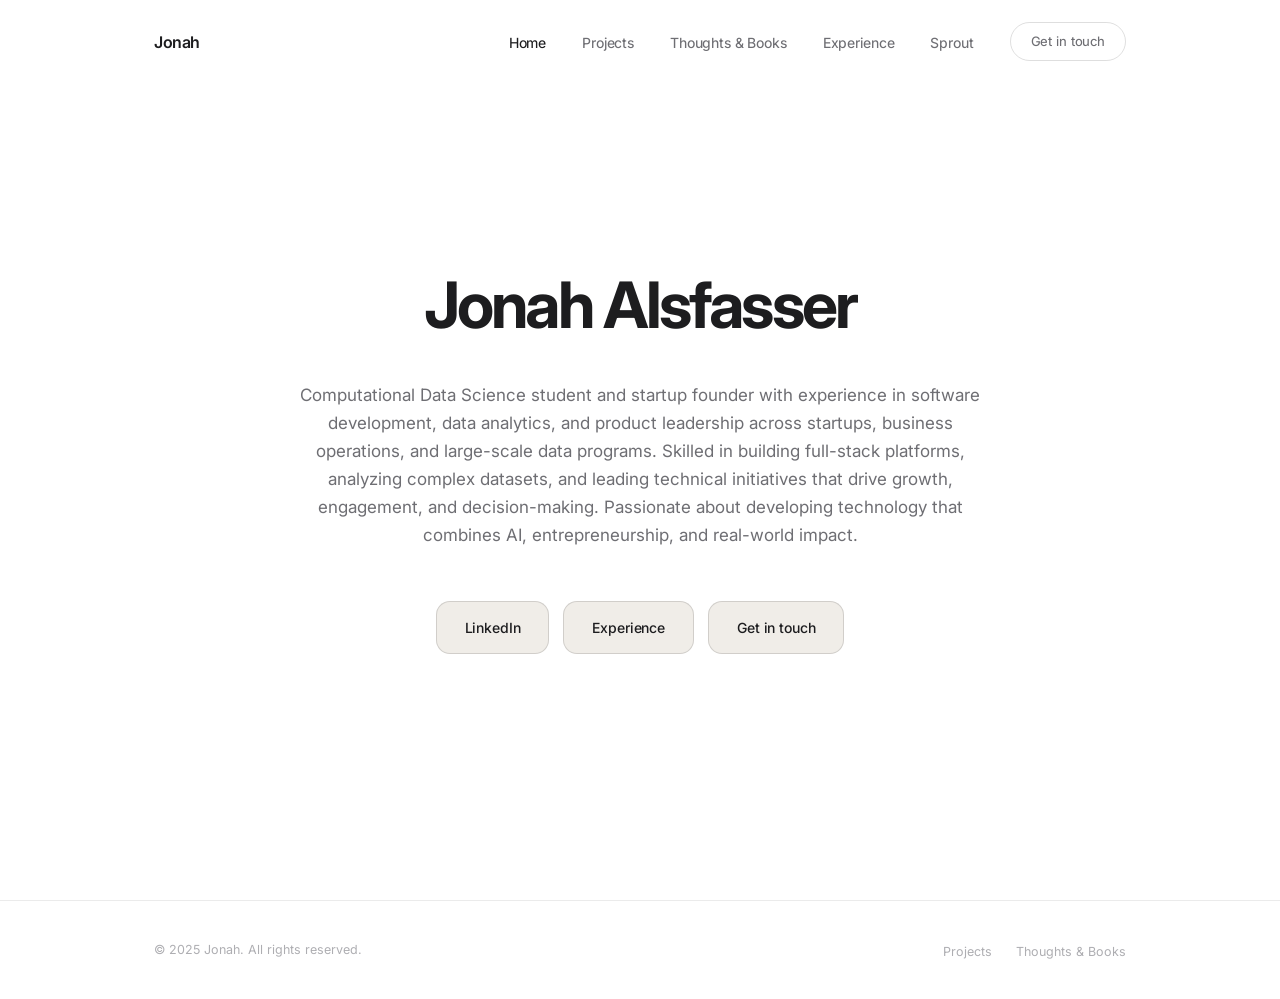
<file: index.html>
<!DOCTYPE html>
<html lang="en">
<head>
  <meta charset="UTF-8">
  <meta name="viewport" content="width=device-width, initial-scale=1.0">
  <title>Jonah — Software Engineer</title>
  <meta name="description" content="Software engineer focused on data, machine learning, and full-stack products.">
  <link rel="preconnect" href="https://fonts.googleapis.com">
  <link rel="preconnect" href="https://fonts.gstatic.com" crossorigin>
  <link href="https://fonts.googleapis.com/css2?family=Inter:wght@400;450;500;600;700&display=swap" rel="stylesheet">
  <link rel="stylesheet" href="web.css">
</head>
<body>

  <!-- NAV -->
  <nav class="nav" id="nav">
    <div class="nav-inner">
      <a href="index.html" class="nav-logo">Jonah</a>
      <ul class="nav-links">
        <li><a href="index.html" class="active">Home</a></li>
        <li><a href="projects.html">Projects</a></li>
        <li><a href="blog.html">Thoughts &amp; Books</a></li>
        <li><a href="experience.html">Experience</a></li>
        <li><a href="sprout.html">Sprout</a></li>
        <li><a href="contact.html" class="btn btn-outline" style="padding: 8px 20px; font-size: 13px;">Get in touch</a></li>
      </ul>
    </div>
  </nav>

  <!-- HERO -->
  <section class="hero">
    <div class="container">
      <h1 class="hero-name">Jonah Alsfasser</h1>
      <p class="hero-sub">
        Computational Data Science student and startup founder with experience in software development, data analytics, and product leadership across startups, business operations, and large-scale data programs. Skilled in building full-stack platforms, analyzing complex datasets, and leading technical initiatives that drive growth, engagement, and decision-making. Passionate about developing technology that combines AI, entrepreneurship, and real-world impact.
      </p>
      <div class="hero-actions">
        <a href="https://www.linkedin.com/in/jonah-alsfasser/" target="_blank" class="btn btn-hero">LinkedIn</a>
        <a href="experience.html" class="btn btn-hero">Experience</a>
        <a href="contact.html" class="btn btn-hero">Get in touch</a>
      </div>
    </div>
  </section>

  <!-- FOOTER -->
  <footer class="footer">
    <div class="container">
      <div class="footer-inner">
        <span class="footer-copy">© 2025 Jonah. All rights reserved.</span>
        <ul class="footer-links">
          <li><a href="projects.html">Projects</a></li>
          <li><a href="blog.html">Thoughts &amp; Books</a></li>
        </ul>
      </div>
    </div>
  </footer>

  <script>
    const nav = document.getElementById('nav');
    window.addEventListener('scroll', () => {
      nav.classList.toggle('scrolled', window.scrollY > 40);
    }, { passive: true });
  </script>
</body>
</html>
</file>
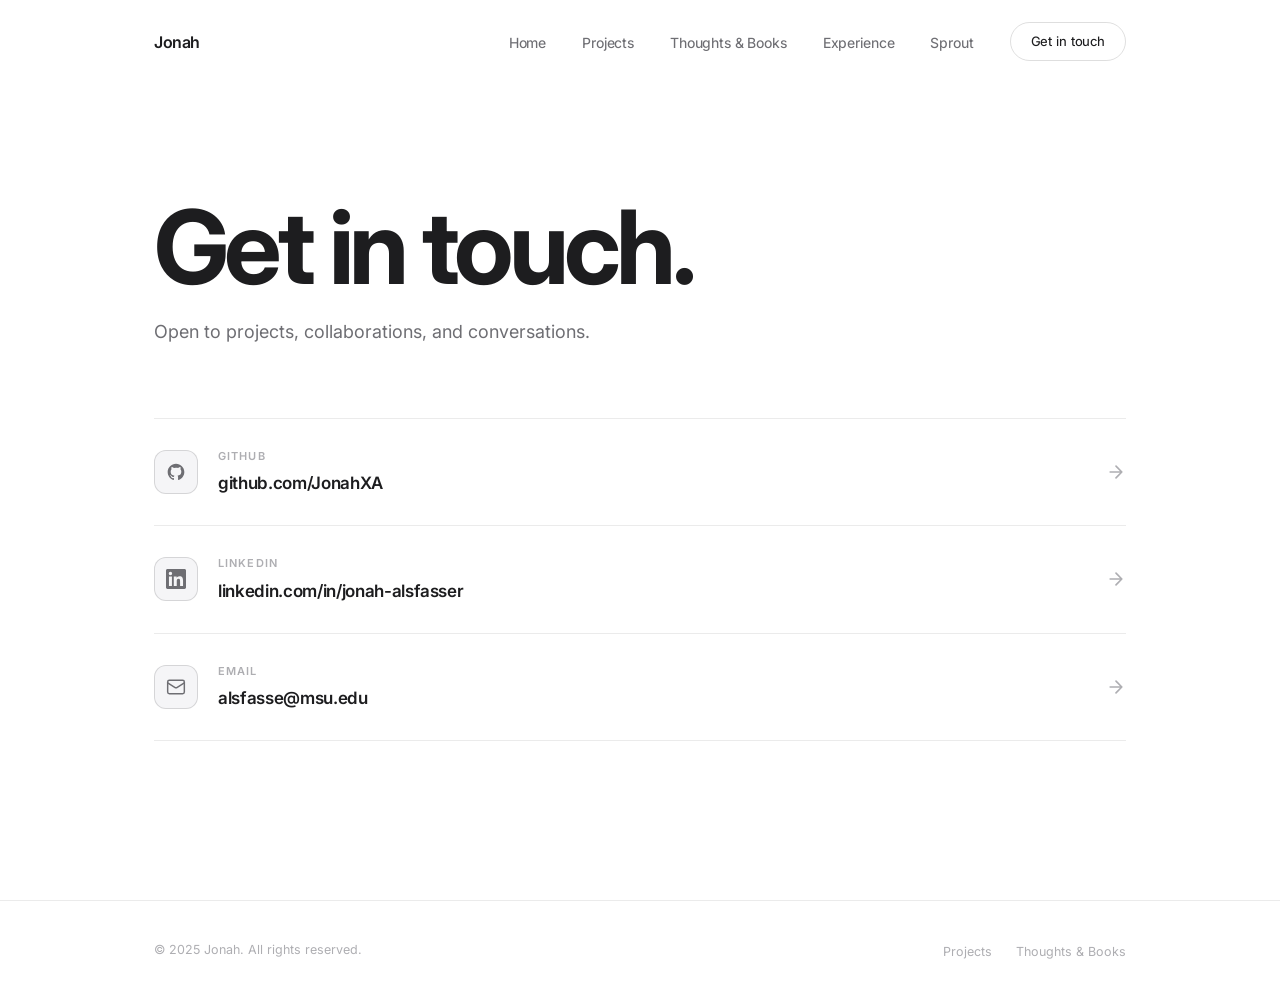
<file: contact.html>
<!DOCTYPE html>
<html lang="en">
<head>
  <meta charset="UTF-8">
  <meta name="viewport" content="width=device-width, initial-scale=1.0">
  <title>Contact — Jonah</title>
  <meta name="description" content="Get in touch with Jonah.">
  <link rel="preconnect" href="https://fonts.googleapis.com">
  <link rel="preconnect" href="https://fonts.gstatic.com" crossorigin>
  <link href="https://fonts.googleapis.com/css2?family=Inter:wght@400;450;500;600;700&display=swap" rel="stylesheet">
  <link rel="stylesheet" href="web.css">
  <style>
    .contact-page {
      min-height: 100svh;
      display: flex;
      flex-direction: column;
      justify-content: center;
      padding: 120px 0 80px;
    }

    .contact-page-headline {
      font-size: clamp(3rem, 8vw, 6.5rem);
      font-weight: 700;
      letter-spacing: -0.045em;
      line-height: 0.95;
      color: var(--text);
      margin-bottom: 20px;
      opacity: 0;
      animation: fadeUp 0.9s var(--ease) 0.05s forwards;
    }

    .contact-page-sub {
      font-size: clamp(1rem, 2vw, 1.125rem);
      color: var(--text-2);
      margin-bottom: 72px;
      opacity: 0;
      animation: fadeUp 0.9s var(--ease) 0.15s forwards;
    }

    .contact-links-list {
      display: flex;
      flex-direction: column;
      gap: 0;
      opacity: 0;
      animation: fadeUp 0.9s var(--ease) 0.25s forwards;
    }

    .contact-link-row {
      display: flex;
      align-items: center;
      justify-content: space-between;
      padding: 28px 0;
      border-bottom: 1px solid var(--border);
      text-decoration: none;
      transition: opacity var(--t);
    }

    .contact-links-list .contact-link-row:first-child {
      border-top: 1px solid var(--border);
    }

    .contact-link-row:hover {
      opacity: 0.6;
    }

    .contact-link-row:hover .contact-link-arrow {
      transform: translateX(5px);
      color: var(--text);
    }

    .contact-link-left {
      display: flex;
      align-items: center;
      gap: 20px;
    }

    .contact-link-icon {
      width: 44px;
      height: 44px;
      border-radius: 12px;
      background: var(--bg-alt);
      border: 1px solid var(--border-mid);
      display: flex;
      align-items: center;
      justify-content: center;
      flex-shrink: 0;
    }

    .contact-link-icon svg {
      width: 20px;
      height: 20px;
      color: var(--text-2);
    }

    .contact-link-label {
      font-size: 11px;
      font-weight: 600;
      letter-spacing: 0.1em;
      text-transform: uppercase;
      color: var(--text-3);
      margin-bottom: 4px;
    }

    .contact-link-value {
      font-size: 1.0625rem;
      font-weight: 600;
      letter-spacing: -0.02em;
      color: var(--text);
    }

    .contact-link-arrow {
      color: var(--text-3);
      transition: transform var(--t) var(--ease), color var(--t);
      flex-shrink: 0;
    }
  </style>
</head>
<body>

  <!-- NAV -->
  <nav class="nav" id="nav">
    <div class="nav-inner">
      <a href="index.html" class="nav-logo">Jonah</a>
      <ul class="nav-links">
        <li><a href="index.html">Home</a></li>
        <li><a href="projects.html">Projects</a></li>
        <li><a href="blog.html">Thoughts &amp; Books</a></li>
        <li><a href="experience.html">Experience</a></li>
        <li><a href="sprout.html">Sprout</a></li>
        <li><a href="contact.html" class="btn btn-outline active" style="padding: 8px 20px; font-size: 13px;">Get in touch</a></li>
      </ul>
    </div>
  </nav>

  <!-- CONTACT -->
  <section class="contact-page">
    <div class="container">
      <h1 class="contact-page-headline">Get in touch.</h1>
      <p class="contact-page-sub">Open to projects, collaborations, and conversations.</p>

      <div class="contact-links-list">

        <!-- GitHub -->
        <a href="https://github.com/JonahXA" target="_blank" rel="noopener" class="contact-link-row">
          <div class="contact-link-left">
            <div class="contact-link-icon">
              <svg viewBox="0 0 24 24" fill="currentColor"><path d="M12 2C6.477 2 2 6.477 2 12c0 4.418 2.865 8.166 6.839 9.489.5.092.682-.217.682-.482 0-.237-.009-.868-.013-1.703-2.782.604-3.369-1.341-3.369-1.341-.454-1.155-1.11-1.462-1.11-1.462-.908-.62.069-.608.069-.608 1.003.07 1.531 1.03 1.531 1.03.892 1.529 2.341 1.087 2.91.832.092-.647.35-1.088.636-1.338-2.22-.253-4.555-1.11-4.555-4.943 0-1.091.39-1.984 1.029-2.683-.103-.253-.446-1.27.098-2.647 0 0 .84-.269 2.75 1.025A9.578 9.578 0 0112 6.836c.85.004 1.705.114 2.504.336 1.909-1.294 2.747-1.025 2.747-1.025.546 1.377.202 2.394.1 2.647.64.699 1.028 1.592 1.028 2.683 0 3.842-2.339 4.687-4.566 4.935.359.309.678.919.678 1.852 0 1.336-.012 2.415-.012 2.741 0 .267.18.578.688.48C19.138 20.163 22 16.418 22 12c0-5.523-4.477-10-10-10z"/></svg>
            </div>
            <div>
              <div class="contact-link-label">GitHub</div>
              <div class="contact-link-value">github.com/JonahXA</div>
            </div>
          </div>
          <svg class="contact-link-arrow" width="20" height="20" viewBox="0 0 24 24" fill="none" stroke="currentColor" stroke-width="2" stroke-linecap="round" stroke-linejoin="round"><path d="M5 12h14M12 5l7 7-7 7"/></svg>
        </a>

        <!-- LinkedIn -->
        <a href="https://www.linkedin.com/in/jonah-alsfasser/" target="_blank" rel="noopener" class="contact-link-row">
          <div class="contact-link-left">
            <div class="contact-link-icon">
              <svg viewBox="0 0 24 24" fill="currentColor"><path d="M20.447 20.452h-3.554v-5.569c0-1.328-.027-3.037-1.852-3.037-1.853 0-2.136 1.445-2.136 2.939v5.667H9.351V9h3.414v1.561h.046c.477-.9 1.637-1.85 3.37-1.85 3.601 0 4.267 2.37 4.267 5.455v6.286zM5.337 7.433a2.062 2.062 0 01-2.063-2.065 2.064 2.064 0 112.063 2.065zm1.782 13.019H3.555V9h3.564v11.452zM22.225 0H1.771C.792 0 0 .774 0 1.729v20.542C0 23.227.792 24 1.771 24h20.451C23.2 24 24 23.227 24 22.271V1.729C24 .774 23.2 0 22.222 0h.003z"/></svg>
            </div>
            <div>
              <div class="contact-link-label">LinkedIn</div>
              <div class="contact-link-value">linkedin.com/in/jonah-alsfasser</div>
            </div>
          </div>
          <svg class="contact-link-arrow" width="20" height="20" viewBox="0 0 24 24" fill="none" stroke="currentColor" stroke-width="2" stroke-linecap="round" stroke-linejoin="round"><path d="M5 12h14M12 5l7 7-7 7"/></svg>
        </a>

        <!-- Email -->
        <a href="mailto:alsfasse@msu.edu" class="contact-link-row">
          <div class="contact-link-left">
            <div class="contact-link-icon">
              <svg viewBox="0 0 24 24" fill="none" stroke="currentColor" stroke-width="1.75" stroke-linecap="round" stroke-linejoin="round"><rect x="2" y="4" width="20" height="16" rx="2"/><path d="m22 7-8.97 5.7a1.94 1.94 0 0 1-2.06 0L2 7"/></svg>
            </div>
            <div>
              <div class="contact-link-label">Email</div>
              <div class="contact-link-value">alsfasse@msu.edu</div>
            </div>
          </div>
          <svg class="contact-link-arrow" width="20" height="20" viewBox="0 0 24 24" fill="none" stroke="currentColor" stroke-width="2" stroke-linecap="round" stroke-linejoin="round"><path d="M5 12h14M12 5l7 7-7 7"/></svg>
        </a>

      </div>
    </div>
  </section>

  <!-- FOOTER -->
  <footer class="footer">
    <div class="container">
      <div class="footer-inner">
        <span class="footer-copy">© 2025 Jonah. All rights reserved.</span>
        <ul class="footer-links">
          <li><a href="projects.html">Projects</a></li>
          <li><a href="blog.html">Thoughts &amp; Books</a></li>
        </ul>
      </div>
    </div>
  </footer>

  <script>
    const nav = document.getElementById('nav');
    window.addEventListener('scroll', () => {
      nav.classList.toggle('scrolled', window.scrollY > 40);
    }, { passive: true });
  </script>
</body>
</html>
</file>
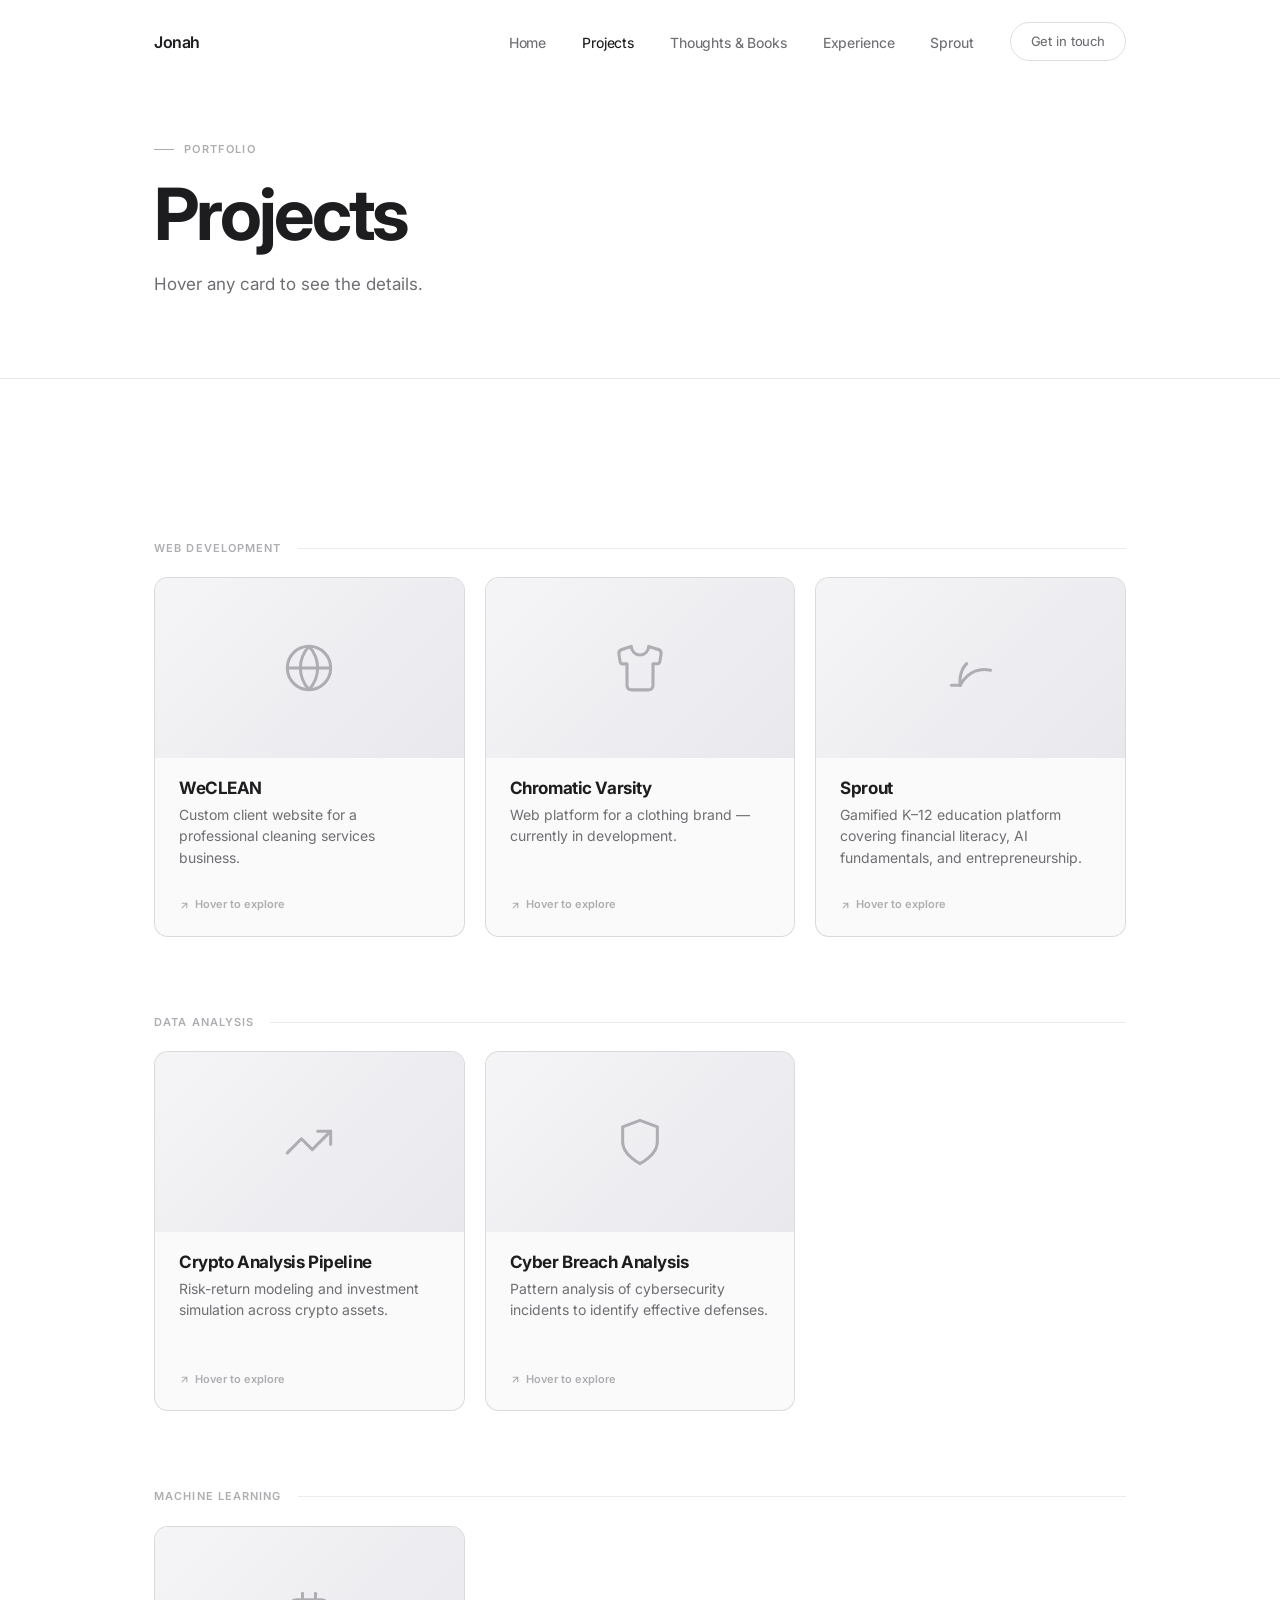
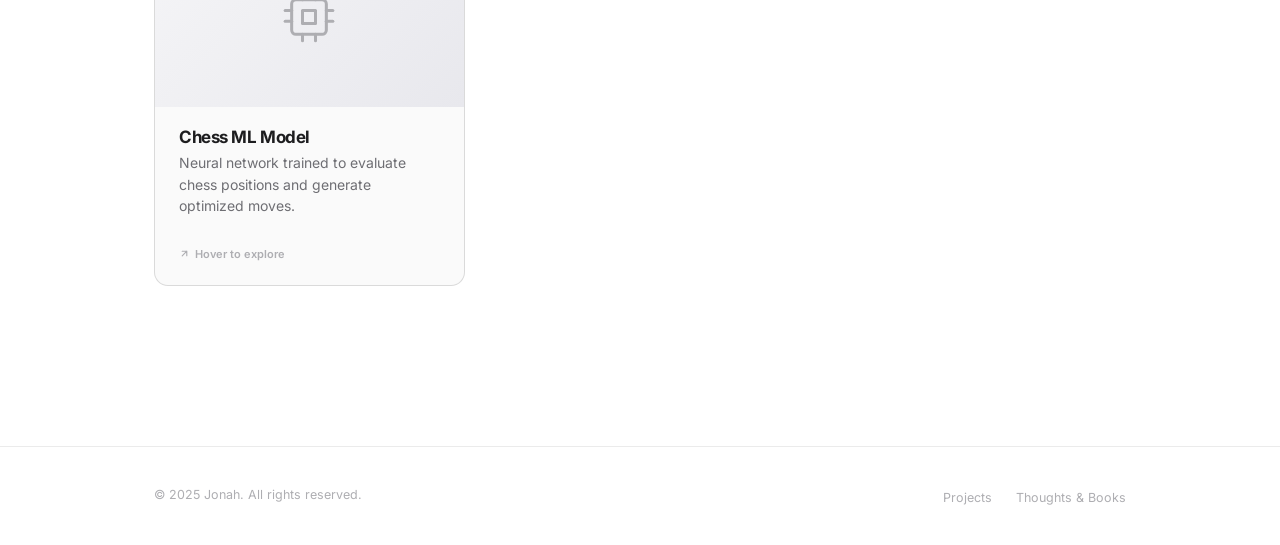
<file: projects.html>
<!DOCTYPE html>
<html lang="en">
<head>
  <meta charset="UTF-8">
  <meta name="viewport" content="width=device-width, initial-scale=1.0">
  <title>Projects — Jonah</title>
  <meta name="description" content="Software projects by Jonah — spanning data engineering, machine learning, and full-stack development.">
  <link rel="preconnect" href="https://fonts.googleapis.com">
  <link rel="preconnect" href="https://fonts.gstatic.com" crossorigin>
  <link href="https://fonts.googleapis.com/css2?family=Inter:wght@400;450;500;600;700&display=swap" rel="stylesheet">
  <link rel="stylesheet" href="web.css">
  <style>
    /* ── Flip Card ── */
    .flip-grid {
      display: grid;
      grid-template-columns: repeat(auto-fill, minmax(300px, 1fr));
      gap: 20px;
    }

    .flip-card {
      perspective: 1100px;
      height: 360px;
    }

    .flip-card-inner {
      position: relative;
      width: 100%;
      height: 100%;
      transform-style: preserve-3d;
      transition: transform 0.58s cubic-bezier(0.4, 0, 0.2, 1);
    }

    .flip-card:hover .flip-card-inner {
      transform: rotateY(180deg);
    }

    .flip-card-front,
    .flip-card-back {
      position: absolute;
      inset: 0;
      border-radius: var(--radius);
      border: 1px solid var(--border-mid);
      backface-visibility: hidden;
      -webkit-backface-visibility: hidden;
      display: flex;
      flex-direction: column;
    }

    /* ── Front ── */
    .flip-card-front {
      background: var(--bg-alt2);
      overflow: hidden;
    }

    .flip-card-front-art {
      height: 180px;
      flex-shrink: 0;
      display: flex;
      align-items: center;
      justify-content: center;
      background: linear-gradient(135deg, var(--bg-alt) 0%, #e8e8ed 100%);
    }

    .flip-card-front-art svg {
      width: 52px;
      height: 52px;
      color: #aeaeb2;
    }

    .flip-card-front-body {
      flex: 1;
      display: flex;
      flex-direction: column;
      padding: 20px 24px 22px;
      overflow: hidden;
    }

    .flip-card-front-title {
      font-size: 1.0625rem;
      font-weight: 700;
      letter-spacing: -0.025em;
      line-height: 1.25;
      color: var(--text);
      margin-bottom: 4px;
    }

.flip-card-front-tagline {
      font-size: 0.875rem;
      color: var(--text-2);
      line-height: 1.55;
      flex: 1;
      overflow: hidden;
      display: -webkit-box;
      -webkit-line-clamp: 3;
      -webkit-box-orient: vertical;
    }

    .flip-card-front-hint {
      display: flex;
      align-items: center;
      gap: 5px;
      margin-top: auto;
      padding-top: 12px;
      font-size: 11px;
      font-weight: 600;
      color: var(--text-3);
      margin-top: 14px;
    }

    .flip-card-front-hint svg {
      width: 11px;
      height: 11px;
    }

    /* ── Back ── */
    .flip-card-back {
      background: var(--text);
      transform: rotateY(180deg);
      padding: 30px;
      justify-content: space-between;
    }

    .flip-card-back-title {
      font-size: 1.0625rem;
      font-weight: 700;
      letter-spacing: -0.025em;
      color: #fff;
      margin-bottom: 12px;
    }

    .flip-card-back-desc {
      font-size: 0.8125rem;
      color: rgba(255,255,255,0.6);
      line-height: 1.65;
    }

    .flip-card-back-stack {
      display: flex;
      flex-wrap: wrap;
      gap: 6px;
      margin-top: 18px;
    }

    .flip-card-back-stack .tag {
      background: rgba(255,255,255,0.1);
      border-color: rgba(255,255,255,0.15);
      color: rgba(255,255,255,0.7);
    }

    .flip-card-back-link {
      display: inline-flex;
      align-items: center;
      gap: 6px;
      font-size: 12.5px;
      font-weight: 600;
      color: #fff;
      padding: 9px 16px;
      border: 1px solid rgba(255,255,255,0.22);
      border-radius: 100px;
      transition: background var(--t), border-color var(--t);
      align-self: flex-start;
    }

    .flip-card-back-link:hover {
      background: rgba(255,255,255,0.12);
      border-color: rgba(255,255,255,0.4);
    }

    .flip-card-back-link svg {
      width: 12px;
      height: 12px;
    }

    /* ── Category Headers ── */
    .project-category-header {
      grid-column: 1 / -1;
      display: flex;
      align-items: center;
      gap: 16px;
      padding-top: 56px;
    }

    .project-category-header:first-child {
      padding-top: 0;
    }

    .project-category-header-label {
      font-size: 11px;
      font-weight: 600;
      letter-spacing: 0.1em;
      text-transform: uppercase;
      color: var(--text-3);
      white-space: nowrap;
    }

    .project-category-header-line {
      flex: 1;
      height: 1px;
      background: var(--border);
    }
  </style>
</head>
<body>

  <!-- NAV -->
  <nav class="nav" id="nav">
    <div class="nav-inner">
      <a href="index.html" class="nav-logo">Jonah</a>
      <ul class="nav-links">
        <li><a href="index.html">Home</a></li>
        <li><a href="projects.html" class="active">Projects</a></li>
        <li><a href="blog.html">Thoughts &amp; Books</a></li>
        <li><a href="experience.html">Experience</a></li>
        <li><a href="sprout.html">Sprout</a></li>
        <li><a href="contact.html" class="btn btn-outline" style="padding: 8px 20px; font-size: 13px;">Get in touch</a></li>
      </ul>
    </div>
  </nav>

  <!-- PAGE HERO -->
  <div class="page-hero">
    <div class="container">
      <div class="section-label" style="margin-bottom: 20px;">Portfolio</div>
      <h1 class="page-title">Projects</h1>
      <p class="page-sub">Hover any card to see the details.</p>
    </div>
  </div>

  <!-- FLIP CARDS -->
  <div class="container" style="padding-bottom: var(--sec);">
    <div class="flip-grid" style="padding-top: var(--sec);">

      <!-- ── Web Development ── -->
      <div class="project-category-header">
        <span class="project-category-header-label">Web Development</span>
        <div class="project-category-header-line"></div>
      </div>

      <!-- WeCLEAN -->
      <div class="flip-card fade-up">
        <div class="flip-card-inner">
          <div class="flip-card-front">
            <div class="flip-card-front-art">
              <!-- Globe icon -->
              <svg viewBox="0 0 24 24" fill="none" stroke="currentColor" stroke-width="1.4" stroke-linecap="round" stroke-linejoin="round">
                <circle cx="12" cy="12" r="10"/>
                <path d="M2 12h20M12 2a15.3 15.3 0 0 1 4 10 15.3 15.3 0 0 1-4 10 15.3 15.3 0 0 1-4-10 15.3 15.3 0 0 1 4-10z"/>
              </svg>
            </div>
            <div class="flip-card-front-body">
              <h2 class="flip-card-front-title">WeCLEAN</h2>
              <p class="flip-card-front-tagline">Custom client website for a professional cleaning services business.</p>
              <div class="flip-card-front-hint">
                <svg viewBox="0 0 24 24" fill="none" stroke="currentColor" stroke-width="2.5" stroke-linecap="round" stroke-linejoin="round"><path d="M7 17L17 7M17 7H7M17 7v10"/></svg>
                Hover to explore
              </div>
            </div>
          </div>
          <div class="flip-card-back">
            <div>
              <div class="flip-card-back-title">WeCLEAN</div>
              <p class="flip-card-back-desc">Designed and built a responsive, conversion-focused website for WeCLEAN Inc. Delivered on schedule with strong communication throughout. Client noted clean design and a smooth collaboration process.</p>
              <div class="flip-card-back-stack">
                <span class="tag">HTML</span>
                <span class="tag">CSS</span>
                <span class="tag">JavaScript</span>
              </div>
            </div>
          </div>
        </div>
      </div>

      <!-- Chromatic Varsity -->
      <div class="flip-card fade-up fade-up-delay-1">
        <div class="flip-card-inner">
          <div class="flip-card-front">
            <div class="flip-card-front-art">
              <!-- Shirt / apparel icon -->
              <svg viewBox="0 0 24 24" fill="none" stroke="currentColor" stroke-width="1.4" stroke-linecap="round" stroke-linejoin="round">
                <path d="M20.38 3.46L16 2a4 4 0 01-8 0L3.62 3.46a2 2 0 00-1.34 2.23l.58 3.57a1 1 0 00.99.84H6v10c0 1.1.9 2 2 2h8a2 2 0 002-2V10h2.15a1 1 0 00.99-.84l.58-3.57a2 2 0 00-1.34-2.23z"/>
              </svg>
            </div>
            <div class="flip-card-front-body">
              <h2 class="flip-card-front-title">Chromatic Varsity</h2>
              <p class="flip-card-front-tagline">Web platform for a clothing brand — currently in development.</p>
              <div class="flip-card-front-hint">
                <svg viewBox="0 0 24 24" fill="none" stroke="currentColor" stroke-width="2.5" stroke-linecap="round" stroke-linejoin="round"><path d="M7 17L17 7M17 7H7M17 7v10"/></svg>
                Hover to explore
              </div>
            </div>
          </div>
          <div class="flip-card-back">
            <div>
              <div class="flip-card-back-title">Chromatic Varsity</div>
              <p class="flip-card-back-desc">Designing and building a full web platform for Chromatic Varsity, a clothing brand. Focused on clean product presentation, brand identity, and a seamless shopping experience. Engagement ongoing.</p>
              <div class="flip-card-back-stack">
                <span class="tag">HTML</span>
                <span class="tag">CSS</span>
                <span class="tag">JavaScript</span>
              </div>
            </div>
          </div>
        </div>
      </div>

      <!-- Sprout -->
      <div class="flip-card fade-up fade-up-delay-2">
        <div class="flip-card-inner">
          <div class="flip-card-front">
            <div class="flip-card-front-art">
              <!-- Sprout / leaf icon -->
              <svg viewBox="0 0 24 24" fill="none" stroke="currentColor" stroke-width="1.4" stroke-linecap="round" stroke-linejoin="round">
                <path d="M7 20s4-9 14-7"/>
                <path d="M7 20c0 0-1-6 3-10"/>
                <path d="M7 20H3"/>
              </svg>
            </div>
            <div class="flip-card-front-body">
              <h2 class="flip-card-front-title">Sprout</h2>
              <p class="flip-card-front-tagline">Gamified K–12 education platform covering financial literacy, AI fundamentals, and entrepreneurship.</p>
              <div class="flip-card-front-hint">
                <svg viewBox="0 0 24 24" fill="none" stroke="currentColor" stroke-width="2.5" stroke-linecap="round" stroke-linejoin="round"><path d="M7 17L17 7M17 7H7M17 7v10"/></svg>
                Hover to explore
              </div>
            </div>
          </div>
          <div class="flip-card-back">
            <div>
              <div class="flip-card-back-title">Sprout</div>
              <p class="flip-card-back-desc">Full-stack interactive education platform with scenario-based simulations that teach students real-world decision-making. Includes AI-supported learning integrations and district pilot programs. Live at sproutnow.net.</p>
              <div class="flip-card-back-stack">
                <span class="tag">Full-Stack</span>
                <span class="tag">AI</span>
                <span class="tag">JavaScript</span>
              </div>
            </div>
            <a href="sprout.html" class="flip-card-back-link">
              <svg viewBox="0 0 24 24" fill="none" stroke="currentColor" stroke-width="2" stroke-linecap="round" stroke-linejoin="round"><path d="M18 13v6a2 2 0 0 1-2 2H5a2 2 0 0 1-2-2V8a2 2 0 0 1 2-2h6"/><polyline points="15 3 21 3 21 9"/><line x1="10" y1="14" x2="21" y2="3"/></svg>
              View page
            </a>
          </div>
        </div>
      </div>

      <!-- ── Data Analysis ── -->
      <div class="project-category-header">
        <span class="project-category-header-label">Data Analysis</span>
        <div class="project-category-header-line"></div>
      </div>

      <!-- Crypto Analysis -->
      <div class="flip-card fade-up">
        <div class="flip-card-inner">
          <div class="flip-card-front">
            <div class="flip-card-front-art">
              <!-- TrendingUp icon -->
              <svg viewBox="0 0 24 24" fill="none" stroke="currentColor" stroke-width="1.4" stroke-linecap="round" stroke-linejoin="round">
                <polyline points="22 7 13.5 15.5 8.5 10.5 2 17"/>
                <polyline points="16 7 22 7 22 13"/>
              </svg>
            </div>
            <div class="flip-card-front-body">
              <h2 class="flip-card-front-title">Crypto Analysis Pipeline</h2>
              <p class="flip-card-front-tagline">Risk-return modeling and investment simulation across crypto assets.</p>
              <div class="flip-card-front-hint">
                <svg viewBox="0 0 24 24" fill="none" stroke="currentColor" stroke-width="2.5" stroke-linecap="round" stroke-linejoin="round"><path d="M7 17L17 7M17 7H7M17 7v10"/></svg>
                Hover to explore
              </div>
            </div>
          </div>
          <div class="flip-card-back">
            <div>
              <div class="flip-card-back-title">Crypto Analysis Pipeline</div>
              <p class="flip-card-back-desc">Processes historical cryptocurrency data to assess risk-return profiles, simulate investment scenarios, and surface insights into long-term portfolio strategy. Handles multi-asset comparisons with volatility modeling and correlation analysis.</p>
              <div class="flip-card-back-stack">
                <span class="tag">Python</span>
                <span class="tag">Pandas</span>
                <span class="tag">NumPy</span>
                <span class="tag">Matplotlib</span>
                <span class="tag">SciPy</span>
              </div>
            </div>
            <a href="crypto analysis.html" class="flip-card-back-link">
              <svg viewBox="0 0 24 24" fill="none" stroke="currentColor" stroke-width="2" stroke-linecap="round" stroke-linejoin="round"><path d="M14 2H6a2 2 0 0 0-2 2v16a2 2 0 0 0 2 2h12a2 2 0 0 0 2-2V8z"/><polyline points="14 2 14 8 20 8"/></svg>
              Full Analysis
            </a>
          </div>
        </div>
      </div>

      <!-- Cyber Breach -->
      <div class="flip-card fade-up fade-up-delay-1">
        <div class="flip-card-inner">
          <div class="flip-card-front">
            <div class="flip-card-front-art">
              <!-- Shield icon -->
              <svg viewBox="0 0 24 24" fill="none" stroke="currentColor" stroke-width="1.4" stroke-linecap="round" stroke-linejoin="round">
                <path d="M12 22s8-4 8-10V5l-8-3-8 3v7c0 6 8 10 8 10z"/>
              </svg>
            </div>
            <div class="flip-card-front-body">
              <h2 class="flip-card-front-title">Cyber Breach Analysis</h2>
              <p class="flip-card-front-tagline">Pattern analysis of cybersecurity incidents to identify effective defenses.</p>
              <div class="flip-card-front-hint">
                <svg viewBox="0 0 24 24" fill="none" stroke="currentColor" stroke-width="2.5" stroke-linecap="round" stroke-linejoin="round"><path d="M7 17L17 7M17 7H7M17 7v10"/></svg>
                Hover to explore
              </div>
            </div>
          </div>
          <div class="flip-card-back">
            <div>
              <div class="flip-card-back-title">Cyber Breach Analysis</div>
              <p class="flip-card-back-desc">Analysis of breach and incident report datasets to identify patterns in cybersecurity failures, correlate attack vectors with industry sectors, and surface which security measures most effectively reduce incident severity.</p>
              <div class="flip-card-back-stack">
                <span class="tag">Python</span>
                <span class="tag">Pandas</span>
                <span class="tag">Seaborn</span>
                <span class="tag">Scikit-learn</span>
              </div>
            </div>
          </div>
        </div>
      </div>

      <!-- ── Machine Learning ── -->
      <div class="project-category-header">
        <span class="project-category-header-label">Machine Learning</span>
        <div class="project-category-header-line"></div>
      </div>

      <!-- Chess ML -->
      <div class="flip-card fade-up">
        <div class="flip-card-inner">
          <div class="flip-card-front">
            <div class="flip-card-front-art">
              <!-- Cpu icon -->
              <svg viewBox="0 0 24 24" fill="none" stroke="currentColor" stroke-width="1.4" stroke-linecap="round" stroke-linejoin="round">
                <rect x="4" y="4" width="16" height="16" rx="2"/>
                <rect x="9" y="9" width="6" height="6"/>
                <line x1="9" y1="1" x2="9" y2="4"/>
                <line x1="15" y1="1" x2="15" y2="4"/>
                <line x1="9" y1="20" x2="9" y2="23"/>
                <line x1="15" y1="20" x2="15" y2="23"/>
                <line x1="20" y1="9" x2="23" y2="9"/>
                <line x1="20" y1="14" x2="23" y2="14"/>
                <line x1="1" y1="9" x2="4" y2="9"/>
                <line x1="1" y1="14" x2="4" y2="14"/>
              </svg>
            </div>
            <div class="flip-card-front-body">
              <h2 class="flip-card-front-title">Chess ML Model</h2>
              <p class="flip-card-front-tagline">Neural network trained to evaluate chess positions and generate optimized moves.</p>
              <div class="flip-card-front-hint">
                <svg viewBox="0 0 24 24" fill="none" stroke="currentColor" stroke-width="2.5" stroke-linecap="round" stroke-linejoin="round"><path d="M7 17L17 7M17 7H7M17 7v10"/></svg>
                Hover to explore
              </div>
            </div>
          </div>
          <div class="flip-card-back">
            <div>
              <div class="flip-card-back-title">Chess ML Model</div>
              <p class="flip-card-back-desc">Trained on large-scale grandmaster game datasets to learn positional evaluation and tactical patterns. Explores how neural networks can encode chess understanding beyond hand-crafted engine heuristics.</p>
              <div class="flip-card-back-stack">
                <span class="tag">Python</span>
                <span class="tag">PyTorch</span>
                <span class="tag">chess.py</span>
                <span class="tag">NumPy</span>
              </div>
            </div>
          </div>
        </div>
      </div>

    </div>
  </div>

  <!-- FOOTER -->
  <footer class="footer">
    <div class="container">
      <div class="footer-inner">
        <span class="footer-copy">© 2025 Jonah. All rights reserved.</span>
        <ul class="footer-links">
          <li><a href="projects.html">Projects</a></li>
          <li><a href="blog.html">Thoughts &amp; Books</a></li>
        </ul>
      </div>
    </div>
  </footer>

  <script>
    const nav = document.getElementById('nav');
    window.addEventListener('scroll', () => {
      nav.classList.toggle('scrolled', window.scrollY > 40);
    }, { passive: true });

    const observer = new IntersectionObserver((entries) => {
      entries.forEach(e => {
        if (e.isIntersecting) { e.target.classList.add('in'); observer.unobserve(e.target); }
      });
    }, { threshold: 0.1 });
    document.querySelectorAll('.fade-up').forEach(el => observer.observe(el));
  </script>
</body>
</html>
</file>
<file: web.css>
/* ============================================
   PORTFOLIO DESIGN SYSTEM
   Clean · Premium · Apple-inspired
   ============================================ */

:root {
  --bg:            #ffffff;
  --bg-alt:        #f5f5f7;
  --bg-alt2:       #fafafa;
  --text:          #1d1d1f;
  --text-2:        #6e6e73;
  --text-3:        #aeaeb2;
  --border:        rgba(0, 0, 0, 0.08);
  --border-mid:    rgba(0, 0, 0, 0.13);
  --font:          -apple-system, BlinkMacSystemFont, "Inter", "Helvetica Neue", Arial, sans-serif;
  --font-mono:     "SF Mono", "Fira Code", "Cascadia Code", ui-monospace, monospace;
  --radius:        14px;
  --ease:          cubic-bezier(0.4, 0, 0.2, 1);
  --t:             0.22s;
  --max:           1100px;
  --pad:           clamp(20px, 5vw, 64px);
  --sec:           clamp(88px, 14vw, 160px);
}

/* ============ RESET ============ */

*, *::before, *::after { box-sizing: border-box; margin: 0; padding: 0; }

html { scroll-behavior: smooth; font-size: 16px; }

body {
  background: var(--bg);
  color: var(--text);
  font-family: var(--font);
  line-height: 1.65;
  -webkit-font-smoothing: antialiased;
  -moz-osx-font-smoothing: grayscale;
}

a { color: inherit; text-decoration: none; }

img { display: block; max-width: 100%; }

ul, ol { list-style: none; }

/* ============ LAYOUT ============ */

.container {
  width: 100%;
  max-width: var(--max);
  margin: 0 auto;
  padding: 0 var(--pad);
}

/* ============ NAV ============ */

.nav {
  position: fixed;
  top: 0; left: 0; right: 0;
  z-index: 200;
  padding: 22px 0;
  transition: background var(--t) var(--ease),
              backdrop-filter var(--t) var(--ease),
              border-color var(--t) var(--ease),
              padding var(--t) var(--ease);
}

.nav.scrolled {
  padding: 16px 0;
  background: rgba(255, 255, 255, 0.82);
  backdrop-filter: blur(24px) saturate(1.8);
  -webkit-backdrop-filter: blur(24px) saturate(1.8);
  border-bottom: 1px solid var(--border);
}

.nav-inner {
  display: flex;
  align-items: center;
  justify-content: space-between;
  max-width: var(--max);
  margin: 0 auto;
  padding: 0 var(--pad);
}

.nav-logo {
  font-size: 16px;
  font-weight: 600;
  letter-spacing: -0.025em;
  color: var(--text);
  transition: opacity var(--t);
}

.nav-logo:hover { opacity: 0.65; }

.nav-links {
  display: flex;
  align-items: center;
  gap: 36px;
}

.nav-links a {
  font-size: 14px;
  font-weight: 450;
  color: var(--text-2);
  transition: color var(--t);
  letter-spacing: -0.01em;
}

.nav-links a:hover,
.nav-links a.active {
  color: var(--text);
}

/* ============ HERO ============ */

.hero {
  min-height: 100svh;
  display: flex;
  flex-direction: column;
  justify-content: center;
  padding: 130px 0 100px;
}

.hero-eyebrow {
  display: flex;
  align-items: center;
  gap: 12px;
  font-size: 11.5px;
  font-weight: 600;
  letter-spacing: 0.1em;
  text-transform: uppercase;
  color: var(--text-3);
  margin-bottom: 36px;
  opacity: 0;
  animation: fadeUp 0.9s var(--ease) 0.05s forwards;
}

.hero-eyebrow::before {
  content: '';
  display: block;
  width: 28px;
  height: 1px;
  background: var(--text-3);
  flex-shrink: 0;
}

.hero-name {
  font-size: clamp(2.5rem, 5vw, 4rem);
  font-weight: 700;
  letter-spacing: -0.045em;
  line-height: 0.9;
  color: var(--text);
  margin-bottom: 48px;
  text-align: center;
  opacity: 0;
  animation: fadeUp 0.9s var(--ease) 0.1s forwards;
}

.hero-headline {
  font-size: clamp(3.75rem, 10vw, 8.25rem);
  font-weight: 700;
  letter-spacing: -0.045em;
  line-height: 0.93;
  color: var(--text);
  margin-bottom: 36px;
  opacity: 0;
  animation: fadeUp 0.9s var(--ease) 0.12s forwards;
}

.hero-headline em {
  font-style: normal;
  color: var(--text-2);
}

.hero-sub {
  font-size: clamp(1rem, 2vw, 1.0625rem);
  color: var(--text-2);
  max-width: 680px;
  line-height: 1.65;
  margin: 0 auto 52px;
  text-align: center;
  opacity: 0;
  animation: fadeUp 0.9s var(--ease) 0.2s forwards;
}

.hero-actions {
  display: flex;
  align-items: center;
  justify-content: center;
  flex-wrap: wrap;
  gap: 14px;
  opacity: 0;
  animation: fadeUp 0.9s var(--ease) 0.28s forwards;
}

.hero-scroll {
  position: absolute;
  bottom: 40px;
  left: var(--pad);
  display: flex;
  align-items: center;
  gap: 10px;
  font-size: 11px;
  font-weight: 600;
  letter-spacing: 0.1em;
  text-transform: uppercase;
  color: var(--text-3);
  opacity: 0;
  animation: fadeUp 1s var(--ease) 0.8s forwards;
}

.hero-scroll::after {
  content: '';
  display: block;
  width: 1px;
  height: 40px;
  background: linear-gradient(to bottom, var(--text-3), transparent);
}

/* ============ BUTTONS ============ */

.btn {
  display: inline-flex;
  align-items: center;
  gap: 7px;
  font-family: var(--font);
  font-size: 14px;
  font-weight: 500;
  letter-spacing: -0.01em;
  border-radius: 100px;
  padding: 13px 26px;
  transition: transform var(--t) var(--ease), opacity var(--t), background var(--t), color var(--t), border-color var(--t), box-shadow var(--t);
  cursor: pointer;
  border: none;
}

.btn-dark {
  background: var(--text);
  color: #fff;
}

.btn-dark:hover {
  opacity: 0.82;
  transform: translateY(-1px);
}

.btn-outline {
  background: transparent;
  color: var(--text);
  border: 1px solid var(--border-mid);
}

.btn-outline:hover {
  background: var(--bg-alt);
  transform: translateY(-1px);
}

.btn-hero {
  background: #f0ede8;
  color: var(--text);
  border: 1px solid var(--border-mid);
  border-radius: var(--radius);
  padding: 14px 28px;
  font-size: 14px;
  font-weight: 500;
}

.btn-hero:hover {
  background: #e8e4de;
  border-color: var(--border-mid);
  transform: translateY(-1px);
}

/* ============ SECTION FRAMEWORK ============ */

.section {
  padding: var(--sec) 0;
}

.section-alt {
  background: var(--bg-alt);
}

.section-header {
  margin-bottom: clamp(48px, 8vw, 80px);
}

.section-label {
  display: flex;
  align-items: center;
  gap: 10px;
  font-size: 11px;
  font-weight: 600;
  letter-spacing: 0.12em;
  text-transform: uppercase;
  color: var(--text-3);
  margin-bottom: 18px;
}

.section-label::before {
  content: '';
  display: block;
  width: 20px;
  height: 1px;
  background: var(--text-3);
}

.section-title {
  font-size: clamp(2.125rem, 4.5vw, 3.5rem);
  font-weight: 700;
  letter-spacing: -0.035em;
  line-height: 1.08;
  color: var(--text);
}

.section-desc {
  margin-top: 20px;
  font-size: 1rem;
  color: var(--text-2);
  max-width: 460px;
  line-height: 1.7;
}

/* ============ PROJECT LIST ============ */

.projects-list {
  display: flex;
  flex-direction: column;
}

.project-row {
  display: grid;
  grid-template-columns: 64px 1fr 220px;
  gap: 0 48px;
  align-items: start;
  padding: 48px 0;
  border-bottom: 1px solid var(--border);
}

.project-row:first-child {
  border-top: 1px solid var(--border);
}

.project-row:hover .project-row-title {
  opacity: 0.6;
}

.project-num {
  font-size: 11px;
  font-weight: 600;
  letter-spacing: 0.06em;
  color: var(--text-3);
  padding-top: 5px;
  font-family: var(--font-mono);
}

.project-row-body {}

.project-row-title {
  font-size: clamp(1.25rem, 2.8vw, 1.875rem);
  font-weight: 700;
  letter-spacing: -0.03em;
  color: var(--text);
  margin-bottom: 12px;
  transition: opacity var(--t);
}

.project-row-desc {
  font-size: 0.9375rem;
  color: var(--text-2);
  line-height: 1.68;
  max-width: 560px;
  margin-bottom: 22px;
}

.project-stack {
  display: flex;
  flex-wrap: wrap;
  gap: 7px;
}

.tag {
  display: inline-block;
  padding: 3px 11px;
  background: var(--bg-alt2);
  border: 1px solid var(--border-mid);
  border-radius: 100px;
  font-size: 11.5px;
  font-weight: 500;
  color: var(--text-2);
  font-family: var(--font-mono);
  letter-spacing: -0.01em;
}

.project-row-side {
  display: flex;
  flex-direction: column;
  align-items: flex-end;
  gap: 20px;
  padding-top: 4px;
}

.project-metric {
  text-align: right;
}

.project-metric-value {
  font-size: 1.5rem;
  font-weight: 700;
  letter-spacing: -0.04em;
  color: var(--text);
  line-height: 1;
}

.project-metric-label {
  font-size: 11px;
  color: var(--text-3);
  margin-top: 4px;
  letter-spacing: 0.02em;
}

.project-link-group {
  display: flex;
  flex-direction: column;
  gap: 8px;
  align-items: flex-end;
}

.proj-link {
  display: inline-flex;
  align-items: center;
  gap: 5px;
  font-size: 12.5px;
  font-weight: 500;
  color: var(--text-2);
  padding: 7px 14px;
  border: 1px solid var(--border-mid);
  border-radius: 100px;
  transition: background var(--t), color var(--t), border-color var(--t), transform var(--t);
  white-space: nowrap;
}

.proj-link:hover {
  background: var(--text);
  color: #fff;
  border-color: var(--text);
  transform: translateY(-1px);
}

.proj-link svg {
  width: 12px;
  height: 12px;
  flex-shrink: 0;
}

/* ============ ABOUT ============ */

.about-grid {
  display: grid;
  grid-template-columns: 1fr 1fr;
  gap: clamp(48px, 10vw, 120px);
  align-items: start;
}

.about-heading {
  font-size: clamp(1.5rem, 3vw, 2.25rem);
  font-weight: 700;
  letter-spacing: -0.03em;
  line-height: 1.15;
  color: var(--text);
  margin-bottom: 28px;
}

.about-body p {
  font-size: 1rem;
  color: var(--text-2);
  line-height: 1.78;
  margin-bottom: 20px;
}

.about-body p:last-of-type { margin-bottom: 0; }

.about-body .about-cta {
  margin-top: 36px;
}

.skills-col {}

.skill-block {
  margin-bottom: 36px;
}

.skill-block:last-child { margin-bottom: 0; }

.skill-block-label {
  font-size: 11px;
  font-weight: 600;
  letter-spacing: 0.1em;
  text-transform: uppercase;
  color: var(--text-3);
  margin-bottom: 14px;
}

.skill-pills {
  display: flex;
  flex-wrap: wrap;
  gap: 8px;
}

.skill-pill {
  padding: 7px 14px;
  background: var(--bg);
  border: 1px solid var(--border-mid);
  border-radius: 8px;
  font-size: 13.5px;
  font-weight: 450;
  color: var(--text-2);
  transition: background var(--t), color var(--t), border-color var(--t);
}

.skill-pill:hover {
  background: var(--text);
  color: #fff;
  border-color: var(--text);
}

/* ============ TESTIMONIALS ============ */

.testimonials-grid {
  display: grid;
  grid-template-columns: 1fr 1fr;
  gap: 20px;
}

.testimonial-card {
  padding: 40px;
  background: var(--bg);
  border: 1px solid var(--border-mid);
  border-radius: var(--radius);
  transition: transform var(--t) var(--ease), box-shadow var(--t) var(--ease);
}

.testimonial-card:hover {
  transform: translateY(-3px);
  box-shadow: 0 16px 48px rgba(0,0,0,0.07);
}

.testimonial-text {
  font-size: 1rem;
  color: var(--text);
  line-height: 1.75;
  margin-bottom: 32px;
}

.testimonial-text::before {
  content: '"';
  font-size: 1.5rem;
  color: var(--text-3);
  display: block;
  margin-bottom: 8px;
  line-height: 1;
  font-family: Georgia, serif;
}

.testimonial-client {
  display: flex;
  align-items: center;
  gap: 14px;
}

.testimonial-avatar {
  width: 40px;
  height: 40px;
  border-radius: 50%;
  background: var(--bg-alt);
  border: 1px solid var(--border-mid);
  display: flex;
  align-items: center;
  justify-content: center;
  font-size: 14px;
  font-weight: 600;
  color: var(--text-2);
  flex-shrink: 0;
}

.testimonial-client-name {
  font-size: 14px;
  font-weight: 600;
  color: var(--text);
}

.testimonial-client-role {
  font-size: 12px;
  color: var(--text-3);
  margin-top: 2px;
}

/* ============ WRITING ============ */

.writing-list {
  display: flex;
  flex-direction: column;
}

.writing-row {
  display: flex;
  align-items: center;
  justify-content: space-between;
  gap: 24px;
  padding: 28px 0;
  border-bottom: 1px solid var(--border);
  cursor: pointer;
  transition: opacity var(--t);
}

.writing-row:first-child { border-top: 1px solid var(--border); }

.writing-row:hover { opacity: 0.6; }

.writing-row:hover .writing-arrow {
  transform: translateX(5px);
}

.writing-info {}

.writing-title {
  font-size: 1.0625rem;
  font-weight: 600;
  letter-spacing: -0.015em;
  color: var(--text);
  margin-bottom: 4px;
}

.writing-meta {
  font-size: 13px;
  color: var(--text-3);
}

.writing-arrow {
  color: var(--text-3);
  transition: transform var(--t) var(--ease), color var(--t);
  flex-shrink: 0;
}

.writing-row:hover .writing-arrow { color: var(--text); }

/* ============ CONTACT ============ */

.contact-section {
  padding: var(--sec) 0;
  text-align: center;
  border-top: 1px solid var(--border);
}

.contact-headline {
  font-size: clamp(2.75rem, 7vw, 5.5rem);
  font-weight: 700;
  letter-spacing: -0.045em;
  line-height: 0.97;
  color: var(--text);
  margin: 0 auto 28px;
  max-width: 760px;
}

.contact-sub {
  font-size: 1.0625rem;
  color: var(--text-2);
  margin-bottom: 52px;
  max-width: 380px;
  margin-left: auto;
  margin-right: auto;
}

.contact-actions {
  display: flex;
  align-items: center;
  justify-content: center;
  flex-wrap: wrap;
  gap: 14px;
  margin-bottom: 64px;
}

.contact-divider {
  display: flex;
  align-items: center;
  justify-content: center;
  gap: 24px;
  flex-wrap: wrap;
}

.contact-social {
  font-size: 13px;
  color: var(--text-3);
  transition: color var(--t);
  letter-spacing: -0.01em;
}

.contact-social:hover { color: var(--text); }

.contact-dot {
  width: 3px;
  height: 3px;
  background: var(--text-3);
  border-radius: 50%;
}

/* ============ FOOTER ============ */

.footer {
  padding: 36px 0;
  border-top: 1px solid var(--border);
}

.footer-inner {
  display: flex;
  align-items: center;
  justify-content: space-between;
  gap: 20px;
}

.footer-copy {
  font-size: 12.5px;
  color: var(--text-3);
}

.footer-links {
  display: flex;
  gap: 24px;
}

.footer-links a {
  font-size: 12.5px;
  color: var(--text-3);
  transition: color var(--t);
}

.footer-links a:hover { color: var(--text); }

/* ============ BLOG PAGE ============ */

.page-hero {
  padding: 140px 0 80px;
  border-bottom: 1px solid var(--border);
}

.page-title {
  font-size: clamp(2.5rem, 6vw, 4.5rem);
  font-weight: 700;
  letter-spacing: -0.04em;
  line-height: 1.0;
  color: var(--text);
  margin-bottom: 20px;
}

.page-sub {
  font-size: 1.0625rem;
  color: var(--text-2);
  max-width: 420px;
  line-height: 1.65;
}

.blog-grid {
  display: grid;
  grid-template-columns: repeat(3, 1fr);
  gap: 24px;
}

@media (max-width: 900px) {
  .blog-grid { grid-template-columns: repeat(2, 1fr); }
}

@media (max-width: 560px) {
  .blog-grid { grid-template-columns: 1fr; }
}

.blog-card {
  display: flex;
  flex-direction: column;
  background: var(--bg-alt2);
  border: 1px solid var(--border);
  border-radius: var(--radius);
  overflow: hidden;
  transition: transform var(--t) var(--ease), box-shadow var(--t) var(--ease);
  cursor: pointer;
}

.blog-card:hover {
  transform: translateY(-4px);
  box-shadow: 0 20px 60px rgba(0,0,0,0.08);
}

.blog-card-img {
  aspect-ratio: 16 / 9;
  background: var(--bg-alt);
  overflow: hidden;
}

.blog-card-img img {
  width: 100%;
  height: 100%;
  object-fit: cover;
  transition: transform 0.4s var(--ease);
}

.blog-card:hover .blog-card-img img {
  transform: scale(1.04);
}

.blog-card-img-placeholder {
  width: 100%;
  height: 100%;
  display: flex;
  align-items: center;
  justify-content: center;
  background: linear-gradient(135deg, var(--bg-alt) 0%, #e8e8ed 100%);
  font-size: 2rem;
  color: var(--text-3);
}

.blog-card-body {
  padding: 28px;
  flex: 1;
  display: flex;
  flex-direction: column;
}

.blog-card-label {
  font-size: 10.5px;
  font-weight: 600;
  letter-spacing: 0.1em;
  text-transform: uppercase;
  color: var(--text-3);
  margin-bottom: 12px;
}

.blog-card-title {
  font-size: 1.125rem;
  font-weight: 700;
  letter-spacing: -0.025em;
  line-height: 1.3;
  color: var(--text);
  margin-bottom: 12px;
  flex: 1;
}

.blog-card-excerpt {
  font-size: 0.875rem;
  color: var(--text-2);
  line-height: 1.65;
  margin-bottom: 24px;
}

.blog-card-footer {
  display: flex;
  align-items: center;
  justify-content: space-between;
}

.blog-card-read {
  font-size: 13px;
  font-weight: 600;
  color: var(--text);
  display: flex;
  align-items: center;
  gap: 6px;
  transition: gap var(--t);
}

.blog-card:hover .blog-card-read { gap: 10px; }

/* ============ PROJECTS PAGE ============ */

.projects-page-list {
  padding: var(--sec) 0;
}

/* ============ RESUME PAGE ============ */

.resume-section {
  padding: var(--sec) 0;
}

.resume-embed {
  width: 100%;
  max-width: 860px;
  margin: 0 auto;
}

.resume-embed iframe {
  width: 100%;
  height: 1000px;
  border: 1px solid var(--border);
  border-radius: var(--radius);
}

/* ============ SCROLL ANIMATIONS ============ */

.fade-up {
  opacity: 0;
  transform: translateY(28px);
  transition: opacity 0.72s var(--ease), transform 0.72s var(--ease);
}

.fade-up.in {
  opacity: 1;
  transform: translateY(0);
}

.fade-up-delay-1 { transition-delay: 0.08s; }
.fade-up-delay-2 { transition-delay: 0.16s; }
.fade-up-delay-3 { transition-delay: 0.24s; }
.fade-up-delay-4 { transition-delay: 0.32s; }

@keyframes fadeUp {
  from { opacity: 0; transform: translateY(22px); }
  to   { opacity: 1; transform: translateY(0); }
}

/* ============ STATUS BADGE ============ */

.status-badge {
  display: inline-flex;
  align-items: center;
  gap: 7px;
  padding: 5px 12px;
  background: #f0faf0;
  border: 1px solid #c3e6c3;
  border-radius: 100px;
  font-size: 11.5px;
  font-weight: 600;
  color: #2d7a2d;
}

.status-badge::before {
  content: '';
  width: 6px;
  height: 6px;
  border-radius: 50%;
  background: #3cb73c;
  animation: pulse 2s ease infinite;
}

@keyframes pulse {
  0%, 100% { opacity: 1; }
  50% { opacity: 0.4; }
}

.status-badge-wip {
  background: #fff8ed;
  border-color: #f5d9a0;
  color: #8a6300;
}

.status-badge-wip::before { background: #f0a800; animation: none; }

/* ============ DIVIDER ============ */

.divider {
  height: 1px;
  background: var(--border);
  margin: 0;
}

/* ============ RESPONSIVE ============ */

@media (max-width: 900px) {
  .project-row {
    grid-template-columns: 48px 1fr;
    gap: 0 28px;
  }

  .project-row-side {
    grid-column: 2;
    align-items: flex-start;
    margin-top: 24px;
  }

  .project-link-group { flex-direction: row; flex-wrap: wrap; }

  .about-grid {
    grid-template-columns: 1fr;
    gap: 56px;
  }

  .testimonials-grid {
    grid-template-columns: 1fr;
  }
}

@media (max-width: 640px) {
  .nav-links {
    display: none;
  }

  .hero-actions {
    flex-direction: column;
    align-items: flex-start;
  }

  .contact-actions {
    flex-direction: column;
    align-items: center;
  }

  .footer-inner {
    flex-direction: column;
    align-items: flex-start;
    gap: 14px;
  }

  .blog-grid {
    grid-template-columns: 1fr;
  }
}
</file>
